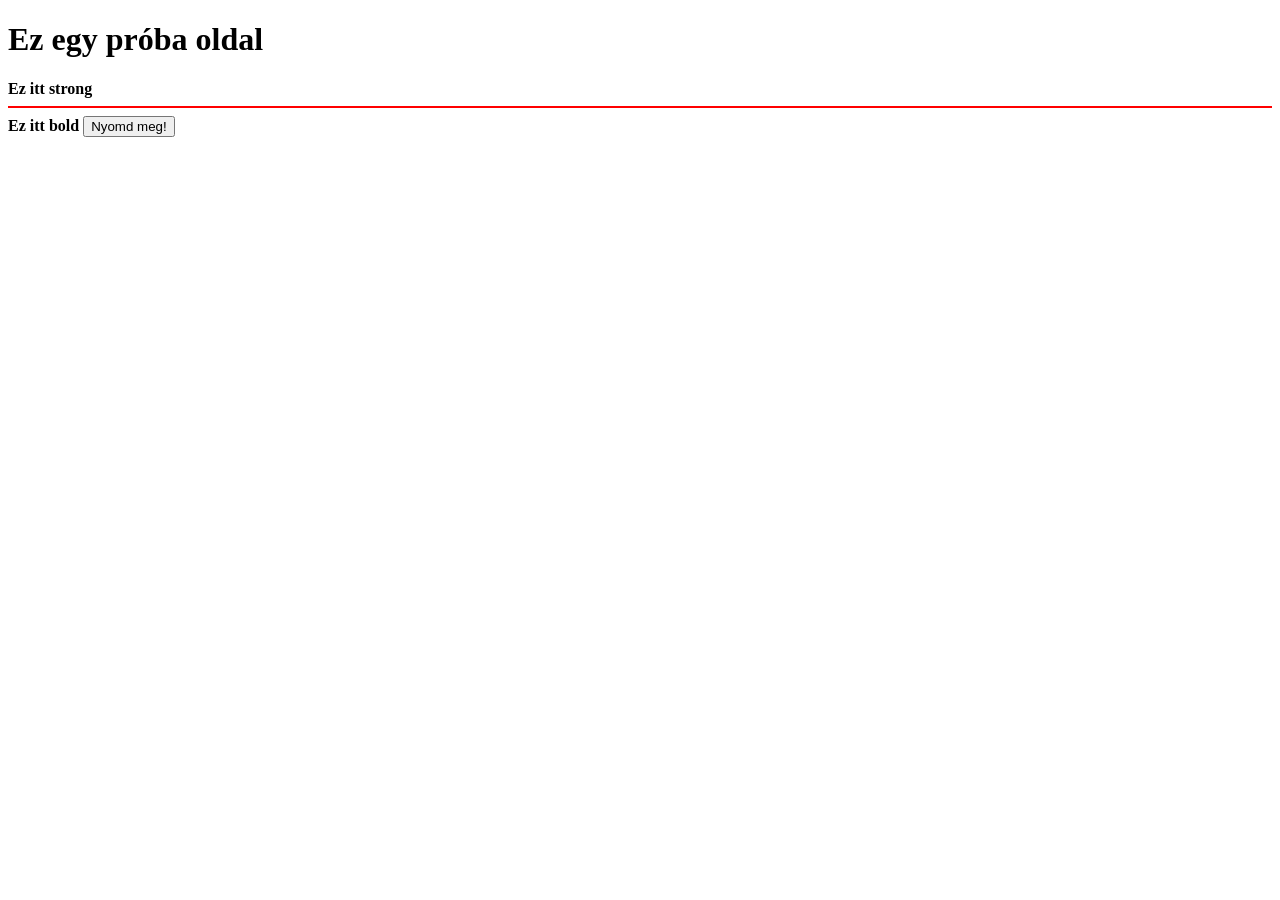
<file: Weboldal/index.html>
<!DOCTYPE html>
<html lang="en">

<head>
    <meta charset="UTF-8">
    <meta name="viewport" content="width=device-width, initial-scale=1.0">
    <title>Document</title>
    <link rel="stylesheet" href="https://www.w3schools.com/w3css/5/w3.css">

</head>

<body>
    <div class="w3-container w3-red">
        <h1>Ez egy próba oldal</h1>
        <strong>Ez itt strong</strong>
        <br>
        <hr style="border: 1px solid red;">
        <b>Ez itt bold</b>
        <button class="w3-button w3-blue"> Nyomd meg! </button>
    </div>
</body>

</html>
</file>
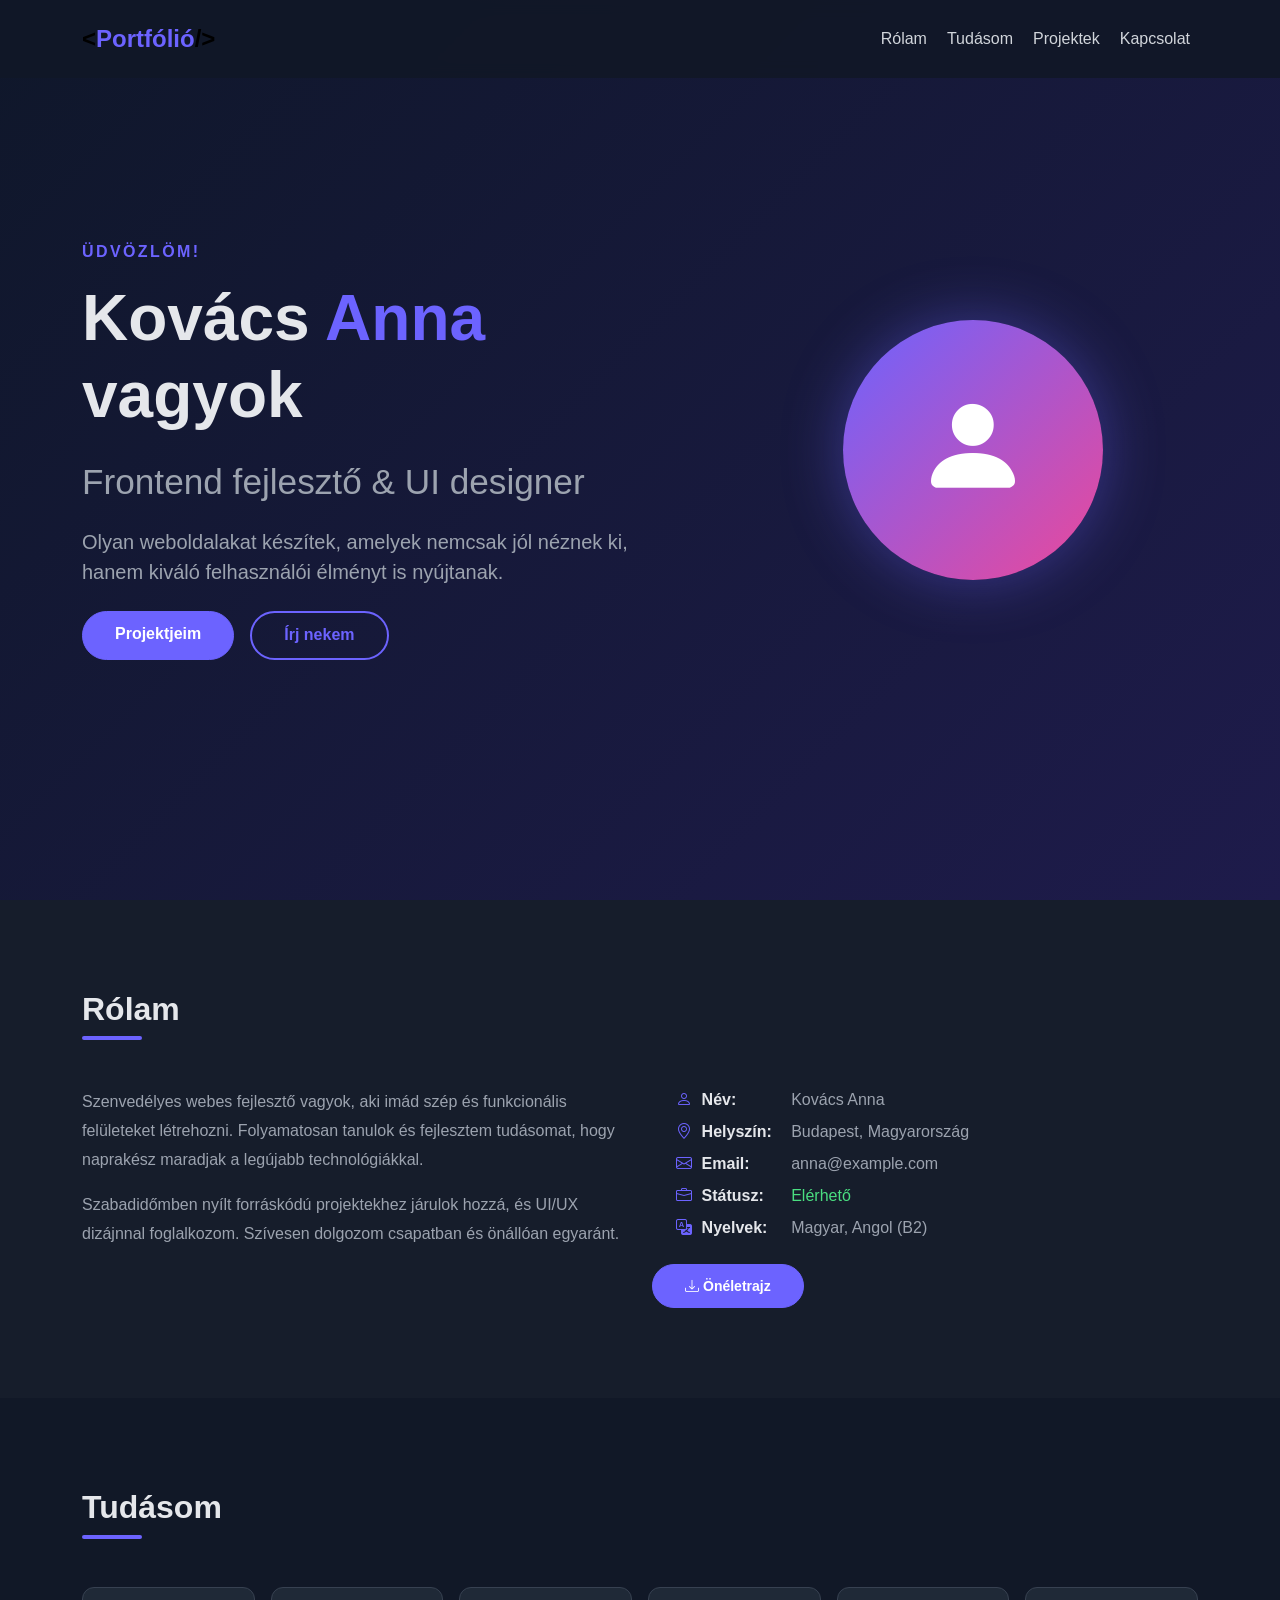
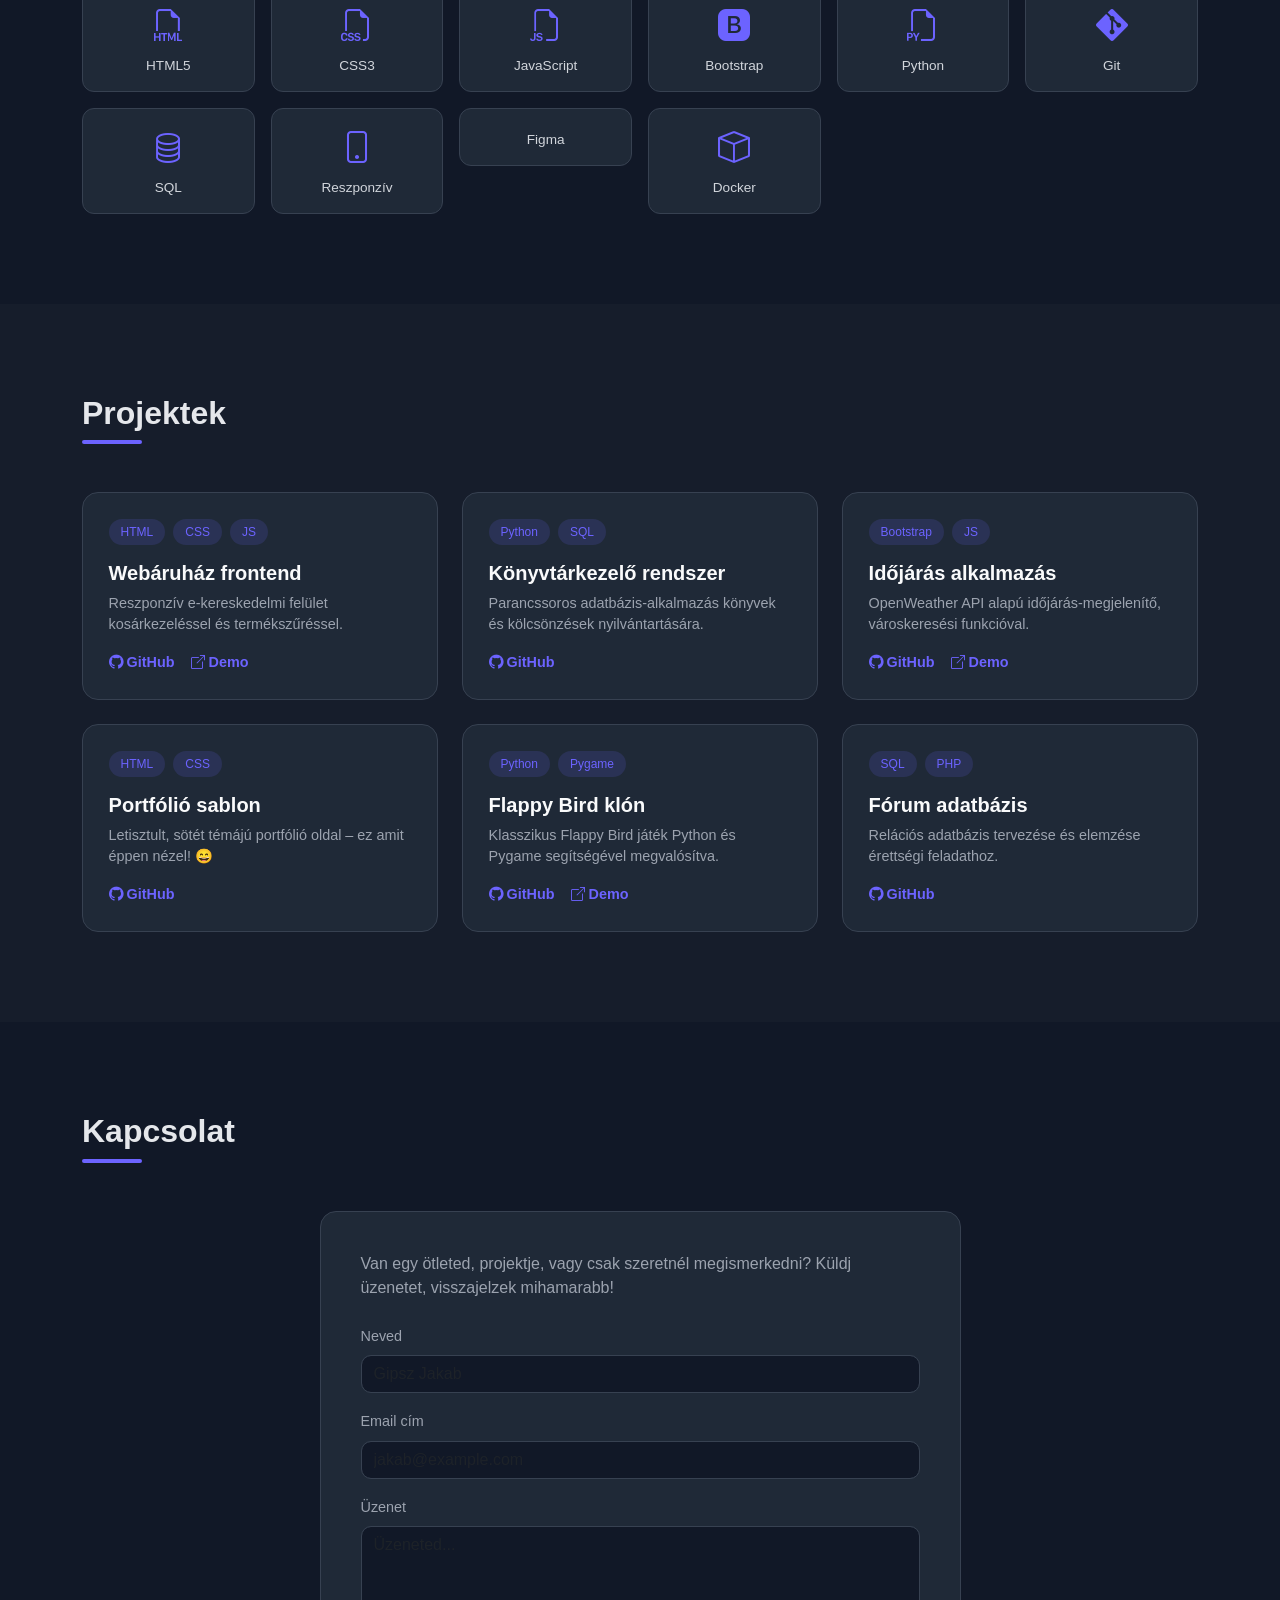
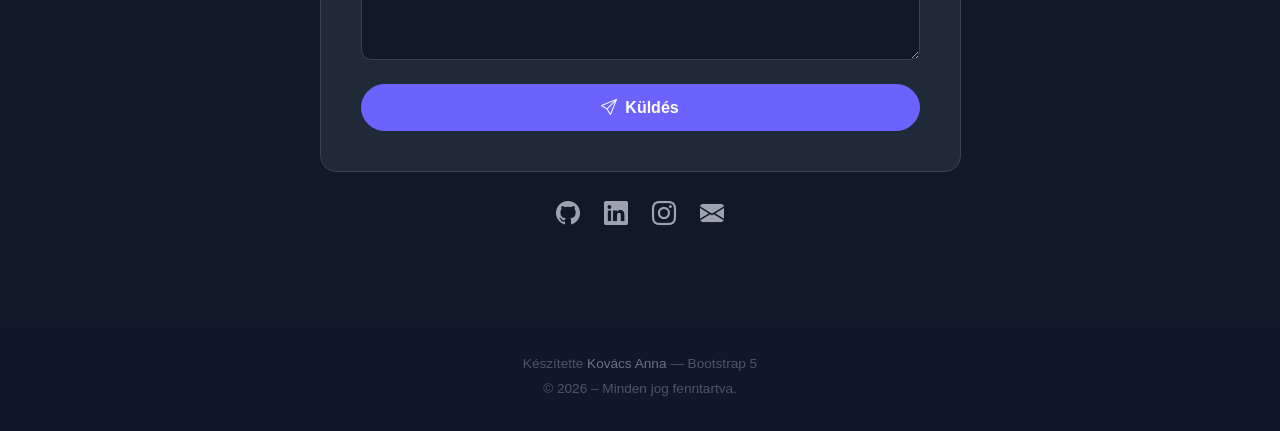
<file: Weboldal/portfolio.html>
<!DOCTYPE html>
<html lang="hu">
<head>
  <meta charset="UTF-8" />
  <meta name="viewport" content="width=device-width, initial-scale=1.0" />
  <title>Portfólió</title>

  <!-- Bootstrap 5 CDN -->
  <link href="https://cdn.jsdelivr.net/npm/bootstrap@5.3.3/dist/css/bootstrap.min.css" rel="stylesheet" />
  <!-- Bootstrap Icons -->
  <link href="https://cdn.jsdelivr.net/npm/bootstrap-icons@1.11.3/font/bootstrap-icons.min.css" rel="stylesheet" />

  <style>
    :root {
      --accent: #6c63ff;
      --accent-dark: #574fd6;
      --dark: #111827;
      --card-bg: #1f2937;
    }

    html { scroll-behavior: smooth; }

    body {
      background-color: var(--dark);
      color: #e5e7eb;
      font-family: 'Segoe UI', sans-serif;
    }

    /* ── Navbar ── */
    .navbar { background-color: rgba(17,24,39,0.95); backdrop-filter: blur(8px); }
    .navbar-brand span { color: var(--accent); }
    .nav-link { color: #d1d5db !important; transition: color .2s; }
    .nav-link:hover { color: var(--accent) !important; }

    /* ── Hero ── */
    #hero {
      min-height: 100vh;
      display: flex;
      align-items: center;
      background: linear-gradient(135deg, #0f172a 0%, #1e1b4b 100%);
    }
    .hero-title { font-size: clamp(2.2rem, 5vw, 4rem); font-weight: 800; }
    .hero-title .highlight { color: var(--accent); }
    .hero-sub  { font-size: 1.25rem; color: #9ca3af; }
    .btn-accent {
      background-color: var(--accent);
      border-color: var(--accent);
      color: #fff;
      border-radius: 50px;
      padding: .65rem 2rem;
      font-weight: 600;
      transition: background .25s, transform .2s;
    }
    .btn-accent:hover { background-color: var(--accent-dark); transform: translateY(-2px); color:#fff; }
    .btn-outline-accent {
      border: 2px solid var(--accent);
      color: var(--accent);
      border-radius: 50px;
      padding: .65rem 2rem;
      font-weight: 600;
      text-decoration: none;
      transition: all .25s;
    }
    .btn-outline-accent:hover { background: var(--accent); color: #fff; }
    .avatar-placeholder {
      width: 260px; height: 260px;
      border-radius: 50%;
      background: linear-gradient(135deg, var(--accent), #ec4899);
      display: flex; align-items: center; justify-content: center;
      font-size: 7rem;
      color: #fff;
      margin: 0 auto;
      box-shadow: 0 0 60px rgba(108,99,255,.4);
    }

    /* ── Sections ── */
    section { padding: 90px 0; }
    .section-title {
      font-size: 2rem; font-weight: 800;
      position: relative; display: inline-block; margin-bottom: 3rem;
    }
    .section-title::after {
      content: '';
      display: block; width: 60px; height: 4px;
      background: var(--accent);
      border-radius: 2px;
      margin-top: 8px;
    }

    /* ── About ── */
    #about { background-color: #161d2b; }
    .about-info li { display: flex; gap: .6rem; margin-bottom: .5rem; color: #9ca3af; }
    .about-info li strong { color: #e5e7eb; min-width: 80px; }

    /* ── Skills ── */
    .skill-badge {
      background-color: var(--card-bg);
      border: 1px solid #374151;
      border-radius: 12px;
      padding: .9rem 1.2rem;
      text-align: center;
      transition: border-color .25s, transform .2s;
    }
    .skill-badge:hover { border-color: var(--accent); transform: translateY(-3px); }
    .skill-badge i  { font-size: 2rem; color: var(--accent); }
    .skill-badge p  { margin: .4rem 0 0; font-size: .85rem; color: #d1d5db; }

    /* ── Projects ── */
    #projects { background-color: #161d2b; }
    .project-card {
      background-color: var(--card-bg);
      border: 1px solid #374151;
      border-radius: 16px;
      padding: 1.6rem;
      height: 100%;
      transition: border-color .25s, transform .2s;
    }
    .project-card:hover { border-color: var(--accent); transform: translateY(-4px); }
    .project-card .badge-tag {
      background-color: rgba(108,99,255,.15);
      color: var(--accent);
      border-radius: 50px;
      font-size: .75rem;
      padding: .25rem .75rem;
    }
    .project-card h5 { color: #f9fafb; font-weight: 700; }
    .project-card p  { color: #9ca3af; font-size: .9rem; }
    .project-links a { color: var(--accent); text-decoration: none; font-size: .9rem; font-weight: 600; }
    .project-links a:hover { text-decoration: underline; }

    /* ── Contact ── */
    .contact-card {
      background-color: var(--card-bg);
      border: 1px solid #374151;
      border-radius: 16px;
      padding: 2.5rem;
    }
    .form-control, .form-control:focus {
      background-color: #111827;
      border-color: #374151;
      color: #e5e7eb;
      border-radius: 10px;
    }
    .form-control:focus { border-color: var(--accent); box-shadow: 0 0 0 .2rem rgba(108,99,255,.25); }
    .form-label { color: #9ca3af; font-size: .9rem; }

    /* ── Footer ── */
    footer {
      background-color: #0f172a;
      padding: 2rem 0;
      text-align: center;
      color: #4b5563;
      font-size: .85rem;
    }
    footer a { color: #6b7280; text-decoration: none; }
    footer a:hover { color: var(--accent); }

    /* ── Scroll top button ── */
    #scrollTop {
      position: fixed; bottom: 1.5rem; right: 1.5rem;
      background: var(--accent); color: #fff;
      border: none; border-radius: 50%;
      width: 44px; height: 44px;
      font-size: 1.1rem;
      display: none; align-items: center; justify-content: center;
      cursor: pointer; box-shadow: 0 4px 15px rgba(108,99,255,.4);
      transition: background .2s;
      z-index: 999;
    }
    #scrollTop:hover { background: var(--accent-dark); }
  </style>
</head>
<body>

<!-- ============================================================ NAVBAR -->
<nav class="navbar navbar-expand-lg fixed-top py-3">
  <div class="container">
    <a class="navbar-brand fw-bold fs-4" href="#hero">
      &lt;<span>Portfólió</span>/&gt;
    </a>
    <button class="navbar-toggler border-secondary" type="button"
            data-bs-toggle="collapse" data-bs-target="#navMenu">
      <i class="bi bi-list text-light fs-4"></i>
    </button>
    <div class="collapse navbar-collapse" id="navMenu">
      <ul class="navbar-nav ms-auto gap-lg-1">
        <li class="nav-item"><a class="nav-link" href="#about">Rólam</a></li>
        <li class="nav-item"><a class="nav-link" href="#skills">Tudásom</a></li>
        <li class="nav-item"><a class="nav-link" href="#projects">Projektek</a></li>
        <li class="nav-item"><a class="nav-link" href="#contact">Kapcsolat</a></li>
      </ul>
    </div>
  </div>
</nav>

<!-- ============================================================ HERO -->
<section id="hero">
  <div class="container">
    <div class="row align-items-center gy-5">
      <div class="col-lg-7">
        <p class="text-uppercase fw-semibold" style="color:var(--accent); letter-spacing:.15em;">Üdvözlöm!</p>
        <h1 class="hero-title mb-3">
          Kovács <span class="highlight">Anna</span> vagyok<br>
          <span style="font-size:clamp(1.4rem,3vw,2.2rem); color:#9ca3af; font-weight:400;">
            Frontend fejlesztő &amp; UI designer
          </span>
        </h1>
        <p class="hero-sub mb-4">
          Olyan weboldalakat készítek, amelyek nemcsak jól néznek ki,<br class="d-none d-md-block">
          hanem kiváló felhasználói élményt is nyújtanak.
        </p>
        <div class="d-flex flex-wrap gap-3">
          <a href="#projects" class="btn-accent btn">Projektjeim</a>
          <a href="#contact" class="btn-outline-accent">Írj nekem</a>
        </div>
      </div>
      <div class="col-lg-5 text-center">
        <div class="avatar-placeholder">
          <i class="bi bi-person-fill"></i>
        </div>
      </div>
    </div>
  </div>
</section>

<!-- ============================================================ ABOUT -->
<section id="about">
  <div class="container">
    <h2 class="section-title">Rólam</h2>
    <div class="row gy-4 align-items-start">
      <div class="col-lg-6">
        <p style="color:#9ca3af; line-height:1.8;">
          Szenvedélyes webes fejlesztő vagyok, aki imád szép és funkcionális
          felületeket létrehozni. Folyamatosan tanulok és fejlesztem tudásomat,
          hogy naprakész maradjak a legújabb technológiákkal.
        </p>
        <p style="color:#9ca3af; line-height:1.8;">
          Szabadidőmben nyílt forráskódú projektekhez járulok hozzá, és UI/UX
          dizájnnal foglalkozom. Szívesen dolgozom csapatban és önállóan egyaránt.
        </p>
      </div>
      <div class="col-lg-6">
        <ul class="about-info list-unstyled ms-lg-4">
          <li><i class="bi bi-person text-accent" style="color:var(--accent)"></i>
            <strong>Név:</strong> Kovács Anna</li>
          <li><i class="bi bi-geo-alt" style="color:var(--accent)"></i>
            <strong>Helyszín:</strong> Budapest, Magyarország</li>
          <li><i class="bi bi-envelope" style="color:var(--accent)"></i>
            <strong>Email:</strong> anna@example.com</li>
          <li><i class="bi bi-briefcase" style="color:var(--accent)"></i>
            <strong>Státusz:</strong> <span style="color:#4ade80;">Elérhető</span></li>
          <li><i class="bi bi-translate" style="color:var(--accent)"></i>
            <strong>Nyelvek:</strong> Magyar, Angol (B2)</li>
        </ul>
        <div class="mt-4 d-flex gap-3">
          <a href="#" class="btn-accent btn btn-sm" download>
            <i class="bi bi-download me-1"></i>Önéletrajz
          </a>
        </div>
      </div>
    </div>
  </div>
</section>

<!-- ============================================================ SKILLS -->
<section id="skills">
  <div class="container">
    <h2 class="section-title">Tudásom</h2>
    <div class="row g-3">
      <!-- Sor 1 -->
      <div class="col-6 col-sm-4 col-md-3 col-lg-2">
        <div class="skill-badge">
          <i class="bi bi-filetype-html"></i>
          <p>HTML5</p>
        </div>
      </div>
      <div class="col-6 col-sm-4 col-md-3 col-lg-2">
        <div class="skill-badge">
          <i class="bi bi-filetype-css"></i>
          <p>CSS3</p>
        </div>
      </div>
      <div class="col-6 col-sm-4 col-md-3 col-lg-2">
        <div class="skill-badge">
          <i class="bi bi-filetype-js"></i>
          <p>JavaScript</p>
        </div>
      </div>
      <div class="col-6 col-sm-4 col-md-3 col-lg-2">
        <div class="skill-badge">
          <i class="bi bi-bootstrap-fill"></i>
          <p>Bootstrap</p>
        </div>
      </div>
      <div class="col-6 col-sm-4 col-md-3 col-lg-2">
        <div class="skill-badge">
          <i class="bi bi-filetype-py"></i>
          <p>Python</p>
        </div>
      </div>
      <div class="col-6 col-sm-4 col-md-3 col-lg-2">
        <div class="skill-badge">
          <i class="bi bi-git"></i>
          <p>Git</p>
        </div>
      </div>
      <div class="col-6 col-sm-4 col-md-3 col-lg-2">
        <div class="skill-badge">
          <i class="bi bi-database"></i>
          <p>SQL</p>
        </div>
      </div>
      <div class="col-6 col-sm-4 col-md-3 col-lg-2">
        <div class="skill-badge">
          <i class="bi bi-phone"></i>
          <p>Reszponzív</p>
        </div>
      </div>
      <div class="col-6 col-sm-4 col-md-3 col-lg-2">
        <div class="skill-badge">
          <i class="bi bi-figma"></i>
          <p>Figma</p>
        </div>
      </div>
      <div class="col-6 col-sm-4 col-md-3 col-lg-2">
        <div class="skill-badge">
          <i class="bi bi-box"></i>
          <p>Docker</p>
        </div>
      </div>
    </div>
  </div>
</section>

<!-- ============================================================ PROJECTS -->
<section id="projects">
  <div class="container">
    <h2 class="section-title">Projektek</h2>
    <div class="row g-4">

      <div class="col-md-6 col-lg-4">
        <div class="project-card">
          <div class="d-flex flex-wrap gap-2 mb-3">
            <span class="badge-tag">HTML</span>
            <span class="badge-tag">CSS</span>
            <span class="badge-tag">JS</span>
          </div>
          <h5>Webáruház frontend</h5>
          <p>Reszponzív e-kereskedelmi felület kosárkezeléssel és termékszűréssel.</p>
          <div class="project-links d-flex gap-3 mt-3">
            <a href="#"><i class="bi bi-github me-1"></i>GitHub</a>
            <a href="#"><i class="bi bi-box-arrow-up-right me-1"></i>Demo</a>
          </div>
        </div>
      </div>

      <div class="col-md-6 col-lg-4">
        <div class="project-card">
          <div class="d-flex flex-wrap gap-2 mb-3">
            <span class="badge-tag">Python</span>
            <span class="badge-tag">SQL</span>
          </div>
          <h5>Könyvtárkezelő rendszer</h5>
          <p>Parancssoros adatbázis-alkalmazás könyvek és kölcsönzések nyilvántartására.</p>
          <div class="project-links d-flex gap-3 mt-3">
            <a href="#"><i class="bi bi-github me-1"></i>GitHub</a>
          </div>
        </div>
      </div>

      <div class="col-md-6 col-lg-4">
        <div class="project-card">
          <div class="d-flex flex-wrap gap-2 mb-3">
            <span class="badge-tag">Bootstrap</span>
            <span class="badge-tag">JS</span>
          </div>
          <h5>Időjárás alkalmazás</h5>
          <p>OpenWeather API alapú időjárás-megjelenítő, városkeresési funkcióval.</p>
          <div class="project-links d-flex gap-3 mt-3">
            <a href="#"><i class="bi bi-github me-1"></i>GitHub</a>
            <a href="#"><i class="bi bi-box-arrow-up-right me-1"></i>Demo</a>
          </div>
        </div>
      </div>

      <div class="col-md-6 col-lg-4">
        <div class="project-card">
          <div class="d-flex flex-wrap gap-2 mb-3">
            <span class="badge-tag">HTML</span>
            <span class="badge-tag">CSS</span>
          </div>
          <h5>Portfólió sablon</h5>
          <p>Letisztult, sötét témájú portfólió oldal – ez amit éppen nézel! 😄</p>
          <div class="project-links d-flex gap-3 mt-3">
            <a href="#"><i class="bi bi-github me-1"></i>GitHub</a>
          </div>
        </div>
      </div>

      <div class="col-md-6 col-lg-4">
        <div class="project-card">
          <div class="d-flex flex-wrap gap-2 mb-3">
            <span class="badge-tag">Python</span>
            <span class="badge-tag">Pygame</span>
          </div>
          <h5>Flappy Bird klón</h5>
          <p>Klasszikus Flappy Bird játék Python és Pygame segítségével megvalósítva.</p>
          <div class="project-links d-flex gap-3 mt-3">
            <a href="#"><i class="bi bi-github me-1"></i>GitHub</a>
            <a href="#"><i class="bi bi-box-arrow-up-right me-1"></i>Demo</a>
          </div>
        </div>
      </div>

      <div class="col-md-6 col-lg-4">
        <div class="project-card">
          <div class="d-flex flex-wrap gap-2 mb-3">
            <span class="badge-tag">SQL</span>
            <span class="badge-tag">PHP</span>
          </div>
          <h5>Fórum adatbázis</h5>
          <p>Relációs adatbázis tervezése és elemzése érettségi feladathoz.</p>
          <div class="project-links d-flex gap-3 mt-3">
            <a href="#"><i class="bi bi-github me-1"></i>GitHub</a>
          </div>
        </div>
      </div>

    </div>
  </div>
</section>

<!-- ============================================================ CONTACT -->
<section id="contact">
  <div class="container">
    <h2 class="section-title">Kapcsolat</h2>
    <div class="row justify-content-center">
      <div class="col-lg-7">
        <div class="contact-card">
          <p class="mb-4" style="color:#9ca3af;">
            Van egy ötleted, projektje, vagy csak szeretnél megismerkedni?
            Küldj üzenetet, visszajelzek mihamarabb!
          </p>
          <form onsubmit="sendMessage(event)">
            <div class="mb-3">
              <label class="form-label">Neved</label>
              <input type="text" class="form-control" placeholder="Gipsz Jakab" required />
            </div>
            <div class="mb-3">
              <label class="form-label">Email cím</label>
              <input type="email" class="form-control" placeholder="jakab@example.com" required />
            </div>
            <div class="mb-4">
              <label class="form-label">Üzenet</label>
              <textarea class="form-control" rows="5" placeholder="Üzeneted..." required></textarea>
            </div>
            <button type="submit" class="btn-accent btn w-100">
              <i class="bi bi-send me-2"></i>Küldés
            </button>
          </form>
          <div id="successMsg" class="alert alert-success mt-3 d-none" role="alert">
            <i class="bi bi-check-circle me-2"></i>Üzenet elküldve! Hamarosan visszajelzek.
          </div>
        </div>

        <!-- Közösségi linkek -->
        <div class="d-flex justify-content-center gap-4 mt-4">
          <a href="#" class="fs-4" style="color:#9ca3af; transition:color .2s;"
             onmouseover="this.style.color='var(--accent)'"
             onmouseout="this.style.color='#9ca3af'">
            <i class="bi bi-github"></i>
          </a>
          <a href="#" class="fs-4" style="color:#9ca3af; transition:color .2s;"
             onmouseover="this.style.color='var(--accent)'"
             onmouseout="this.style.color='#9ca3af'">
            <i class="bi bi-linkedin"></i>
          </a>
          <a href="#" class="fs-4" style="color:#9ca3af; transition:color .2s;"
             onmouseover="this.style.color='var(--accent)'"
             onmouseout="this.style.color='#9ca3af'">
            <i class="bi bi-instagram"></i>
          </a>
          <a href="mailto:anna@example.com" class="fs-4" style="color:#9ca3af; transition:color .2s;"
             onmouseover="this.style.color='var(--accent)'"
             onmouseout="this.style.color='#9ca3af'">
            <i class="bi bi-envelope-fill"></i>
          </a>
        </div>
      </div>
    </div>
  </div>
</section>

<!-- ============================================================ FOOTER -->
<footer>
  <div class="container">
    <p class="mb-1">
      Készítette <a href="#">Kovács Anna</a> &mdash; Bootstrap 5
    </p>
    <p class="mb-0">© 2026 – Minden jog fenntartva.</p>
  </div>
</footer>

<!-- Scroll to top button -->
<button id="scrollTop" onclick="window.scrollTo({top:0,behavior:'smooth'})">
  <i class="bi bi-chevron-up"></i>
</button>

<!-- Bootstrap 5 JS -->
<script src="https://cdn.jsdelivr.net/npm/bootstrap@5.3.3/dist/js/bootstrap.bundle.min.js"></script>
<script>
  // Scroll to top megjelenítése
  window.addEventListener('scroll', () => {
    const btn = document.getElementById('scrollTop');
    btn.style.display = window.scrollY > 300 ? 'flex' : 'none';
  });

  // Navbar aktív link kiemelés görgethezés közben
  const sections = document.querySelectorAll('section[id]');
  const navLinks = document.querySelectorAll('.nav-link');
  window.addEventListener('scroll', () => {
    let current = '';
    sections.forEach(s => {
      if (window.scrollY >= s.offsetTop - 80) current = s.id;
    });
    navLinks.forEach(a => {
      a.style.color = a.getAttribute('href') === '#' + current
        ? 'var(--accent)' : '';
    });
  });

  // Demo "küldés"
  function sendMessage(e) {
    e.preventDefault();
    document.getElementById('successMsg').classList.remove('d-none');
    e.target.reset();
    setTimeout(() => {
      document.getElementById('successMsg').classList.add('d-none');
    }, 4000);
  }
</script>
</body>
</html>
</file>
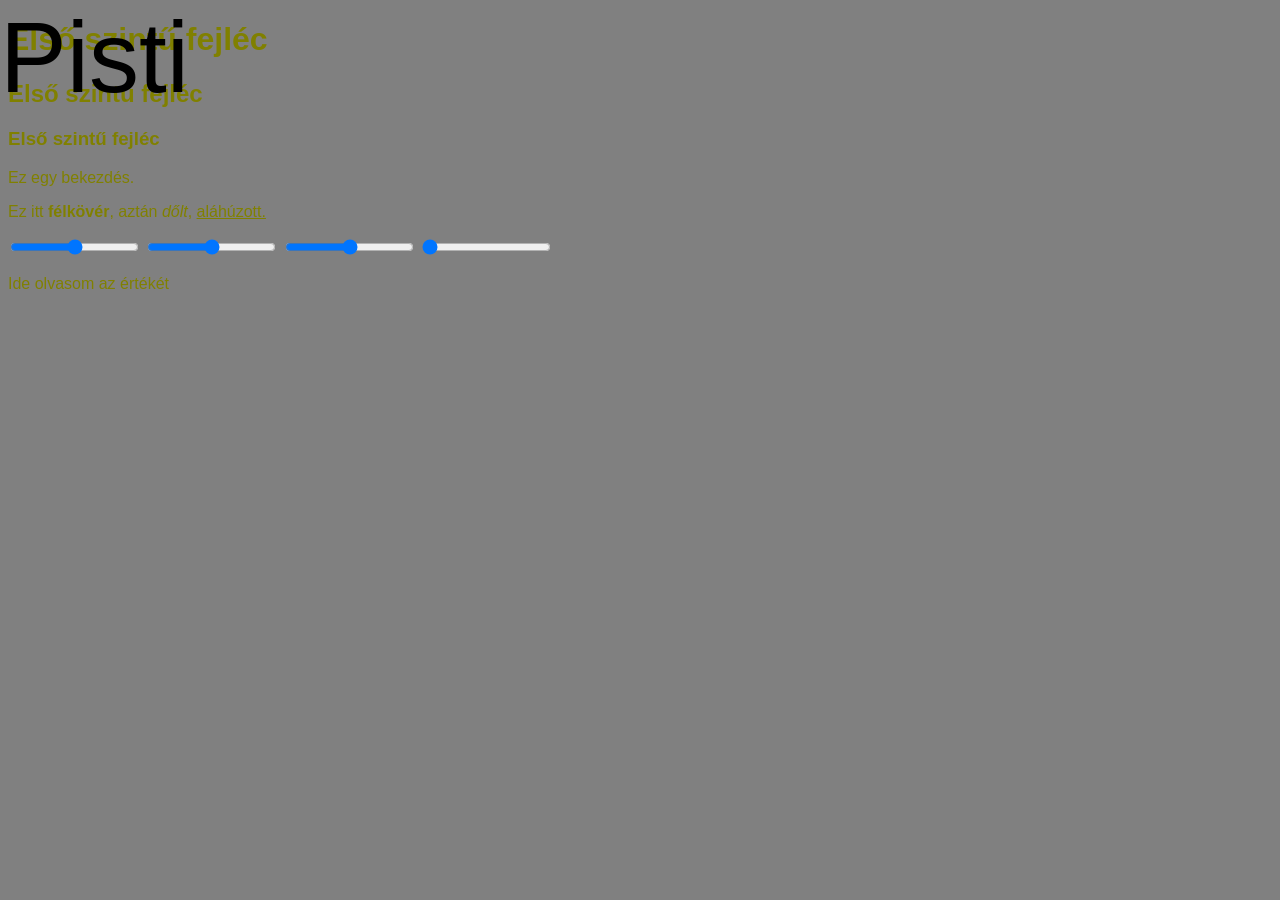
<file: Weboldal/rgb_slider.html>
<!DOCTYPE html>
<html lang="en">

<head>
    <meta charset="UTF-8">
    <meta name="viewport" content="width=device-width, initial-scale=1.0">
    <title>Document</title>
    <style>
        body {
            font-family: Arial, Helvetica, sans-serif;
            color: #808000;
            background-color: rgb(128, 128, 128);
        }

        #letter {
            font-size: 100px;
            color: black;
            position: absolute;
            top: 0px;
            left: 0px;
        }
    </style>
</head>

<body>
    <h1>Első szintű fejléc</h1>
    <h2>Első szintű fejléc</h2>
    <h3>Első szintű fejléc</h3>
    <p>Ez egy bekezdés.</p>
    <p>Ez itt <b>félkövér</b>, aztán <i>dőlt</i>, <u>aláhúzott.</u></p>

    <input type="range" min="0" max="255" value="128" id="sliderRed" oninput="updateMezo()">
    <input type="range" min="0" max="255" value="128" id="sliderGreen" oninput="updateMezo()">
    <input type="range" min="0" max="255" value="128" id="sliderBlue" oninput="updateMezo()">
    <input type="range" min="0" max="255" value="0" id="sliderLetter" oninput="updateMezo()">

    <p id="mezo">Ide olvasom az értékét</p>
    <div id="letter">Pisti</div>
    <script>
        var mezo = document.getElementById("mezo")
        var letter = document.getElementById("letter")

        function updateMezo() {
            var sliderRed = document.getElementById("sliderRed").value
            var sliderGreen = document.getElementById("sliderGreen").value
            var sliderBlue = document.getElementById("sliderBlue").value
            var érték = sliderRed + "," + sliderGreen + "," + sliderBlue
            mezo.innerHTML = érték
            var color = "rgb(" + érték + ")"
            document.body.style.backgroundColor = color

            //--------

            var sliderLetter = document.getElementById("sliderLetter").value
            letter.style.top = sliderLetter + "px"
            letter.style.left = sliderLetter + "px"
        }

    </script>
</body>

</html>
</file>
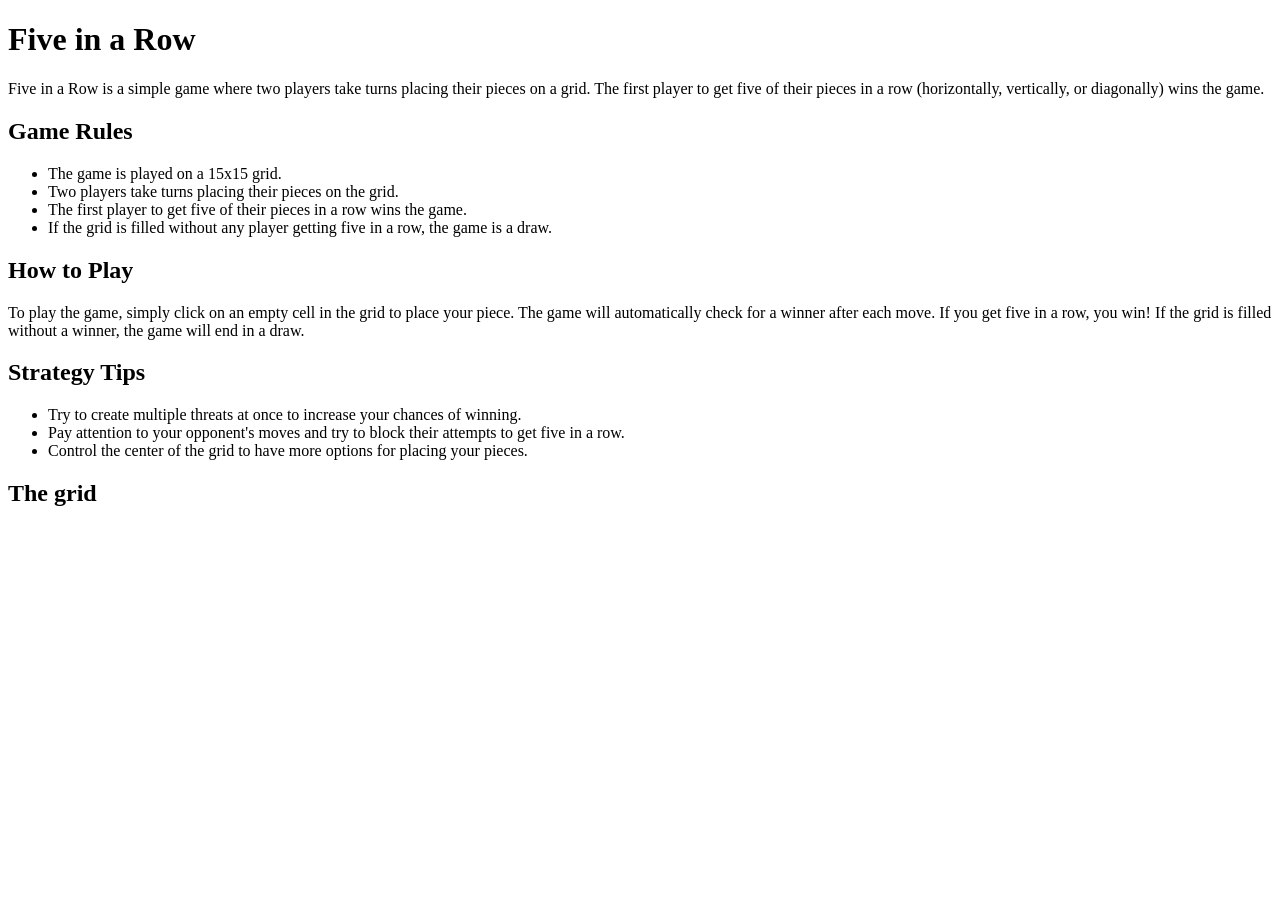
<file: Programozas/fiveinarow/fiveiinarow.html>
<!DOCTYPE html>
<html lang="en">
<head>
    <meta charset="UTF-8">
    <meta name="viewport" content="width=device-width, initial-scale=1.0">
    <title>Five in a Row</title>
</head>
<body>
    <h1>Five in a Row</h1>
    <p>Five in a Row is a simple game where two players take turns placing their pieces on a grid. The first player to get five of their pieces in a row (horizontally, vertically, or diagonally) wins the game.</p>
    <h2>Game Rules</h2>
    <ul>
        <li>The game is played on a 15x15 grid.</li>
        <li>Two players take turns placing their pieces on the grid.</li>
        <li>The first player to get five of their pieces in a row wins the game.</li>
        <li>If the grid is filled without any player getting five in a row, the game is a draw.</li>
    </ul>
    <h2>How to Play</h2>
    <p>To play the game, simply click on an empty cell in the grid to place your piece. The game will automatically check for a winner after each move. If you get five in a row, you win! If the grid is filled without a winner, the game will end in a draw.</p>
    <h2>Strategy Tips</h2>
    <ul>
        <li>Try to create multiple threats at once to increase your chances of winning.</li>
        <li>Pay attention to your opponent's moves and try to block their attempts to get five in a row.</li>
        <li>Control the center of the grid to have more options for placing your pieces.</li>
    </ul>
    <h2>The grid</h2>
    <div id="board">

    </div>
    <script src="fiveiinarow.js"></script>

</body>
</html>
</file>
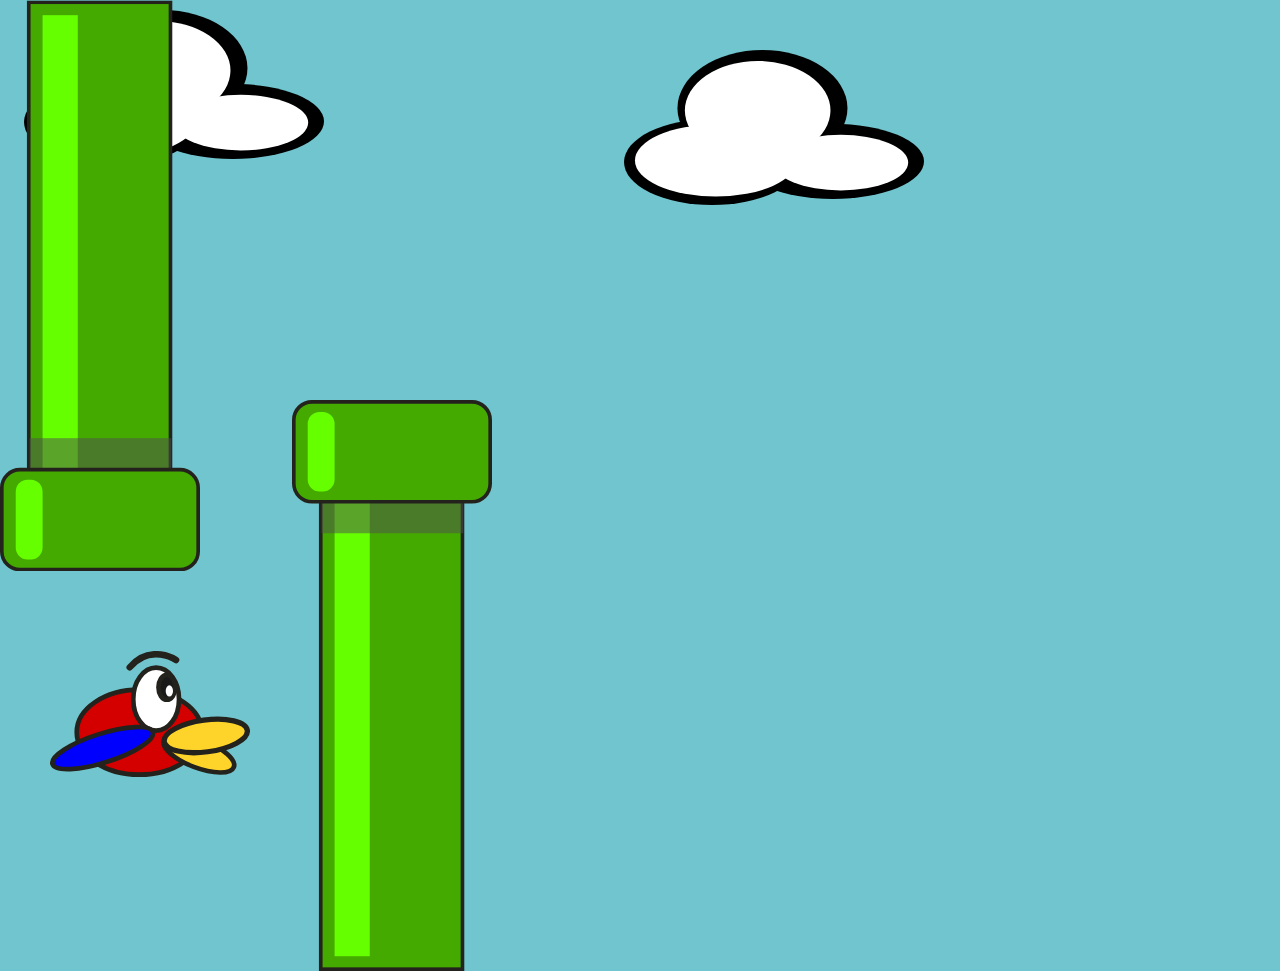
<file: Programozas/flappy_bird/flappy_bird.html>
<!DOCTYPE html>
<html lang="en">

<head>
  <meta charset="UTF-8">
  <meta name="viewport" content="width=device-width, initial-scale=1.0">
  <title>Flappy bird</title>
  <link rel="stylesheet" href="flappy.css">
</head>

<body>
  <img id="cloud1" class="cloud" src="assets_oran/cloud.svg">
  <img id="cloud2" class="cloud" src="assets_oran/cloud.svg">
  <img id="pipe_bottom" src="assets_oran/pipe.svg">
  <img id="pipe_top" src="assets_oran/pipe.svg">
  <img id="bird" src="assets_oran/bird.svg">
  <script src="flappy.js"></script>
</body>

</html>
</file>
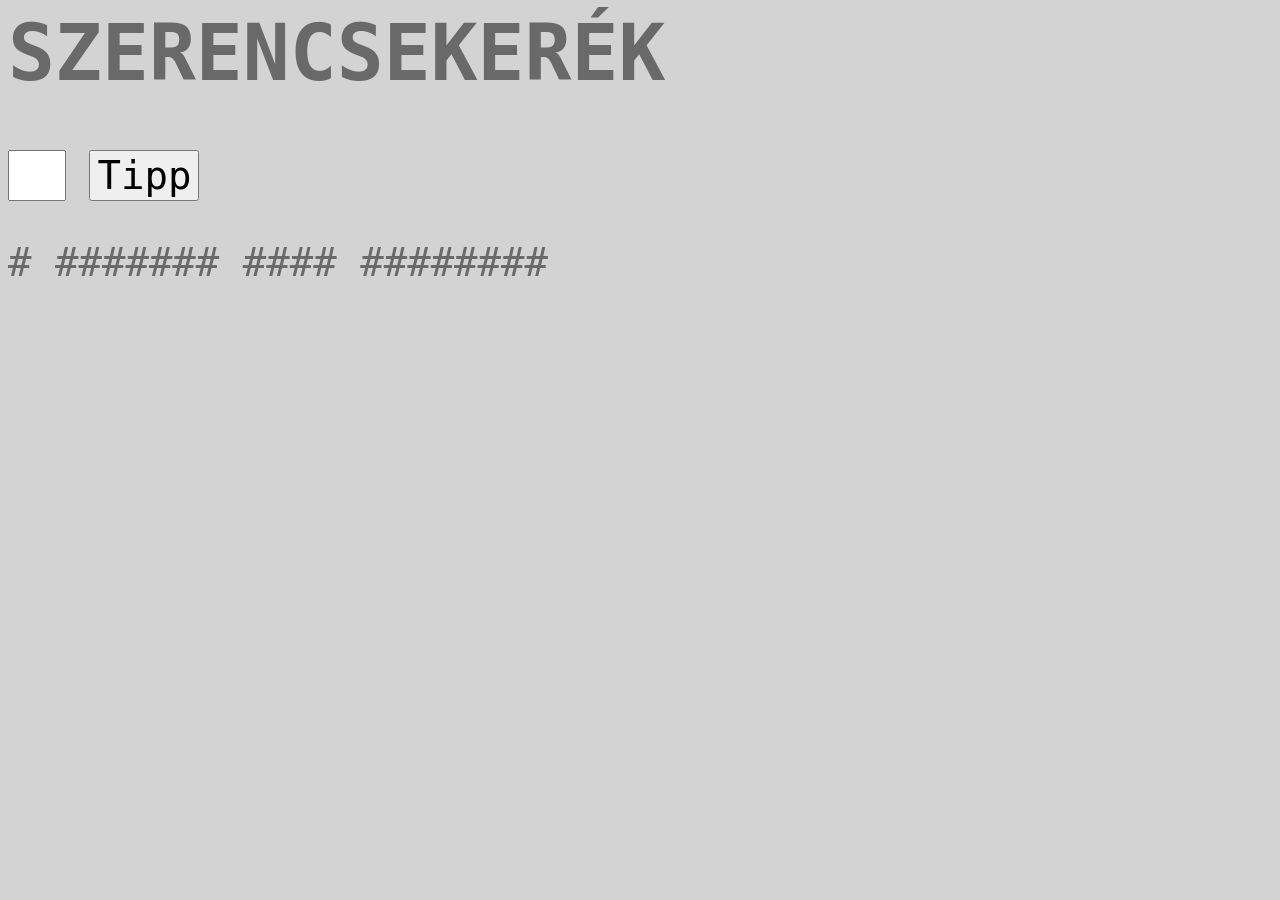
<file: Programozas/szerencsekerek/szerencsekerek.html>
<html>
<head>
	<meta charset="UTF-8">
	<title>Szerencsekerék</title>
	<style>
body{
	background-color: lightgrey;
	font: 3em monospace;
	color: dimgrey;
}
input, button{
	font: 1em monospace;
}
	</style>
</head>
<body>
<h1>SZERENCSEKERÉK</h1>
<p>
<input type="text" size="1" maxlength="1" id="betu"></input>
<button onclick="tipp()">Tipp</button>
</p>
<p id="valasz"></p>
<p id="gratula"></p>
<script src="mondasok.js"></script>
<script>
const sorok = mondasok.split(/\r?\n/);		// sorok = []
n = Math.floor(Math.random() * sorok.length)//len(sorok)
console.log("n=" + n)
mondat = sorok[n]
console.log(mondat)
betuk = []
tipp()
function tipp(){
	betuk.push(betu.value.toLowerCase())	//betuk.append(betu.lower())
	kiir = ""
	nyert_e = true
	for(i = 0; i < mondat.length; i++){		//for b in mondat:
		let b = mondat[i].toLowerCase()
		if(b == " "){
			kiir += " "
		}else if(betuk.includes(b)){ 		//elif b in betuk:
			kiir += b.toUpperCase()
		}else{
			kiir += "#"
			nyert_e = false
		}
	}
	valasz.innerHTML = kiir
	betu.value = ""
	if(nyert_e){
		gratula.innerHTML = "🏆 GRATULÁLOK!!! 🏆"	
	}
}
</script>
</html>
</file>
<file: Programozas/flappy_bird/flappy.css>
body {
    margin: 0;
    padding: 0;
    background-color: #70c5ce;
    font-family: Arial, sans-serif;
    overflow: hidden;
}

.cloud {
    position: absolute;
    width: 300px;
    height: auto;
}

#bird {
    position: absolute;
    width: 200px;
    height: auto;
}

#pipe_bottom {
    position: absolute;
    width: 200px;
    height: auto;
}

#pipe_top {
    position: absolute;
    width: 200px;
    height: auto;
    -webkit-transform: scaleY(-1);
    transform: scaleY(-1);
}
</file>
